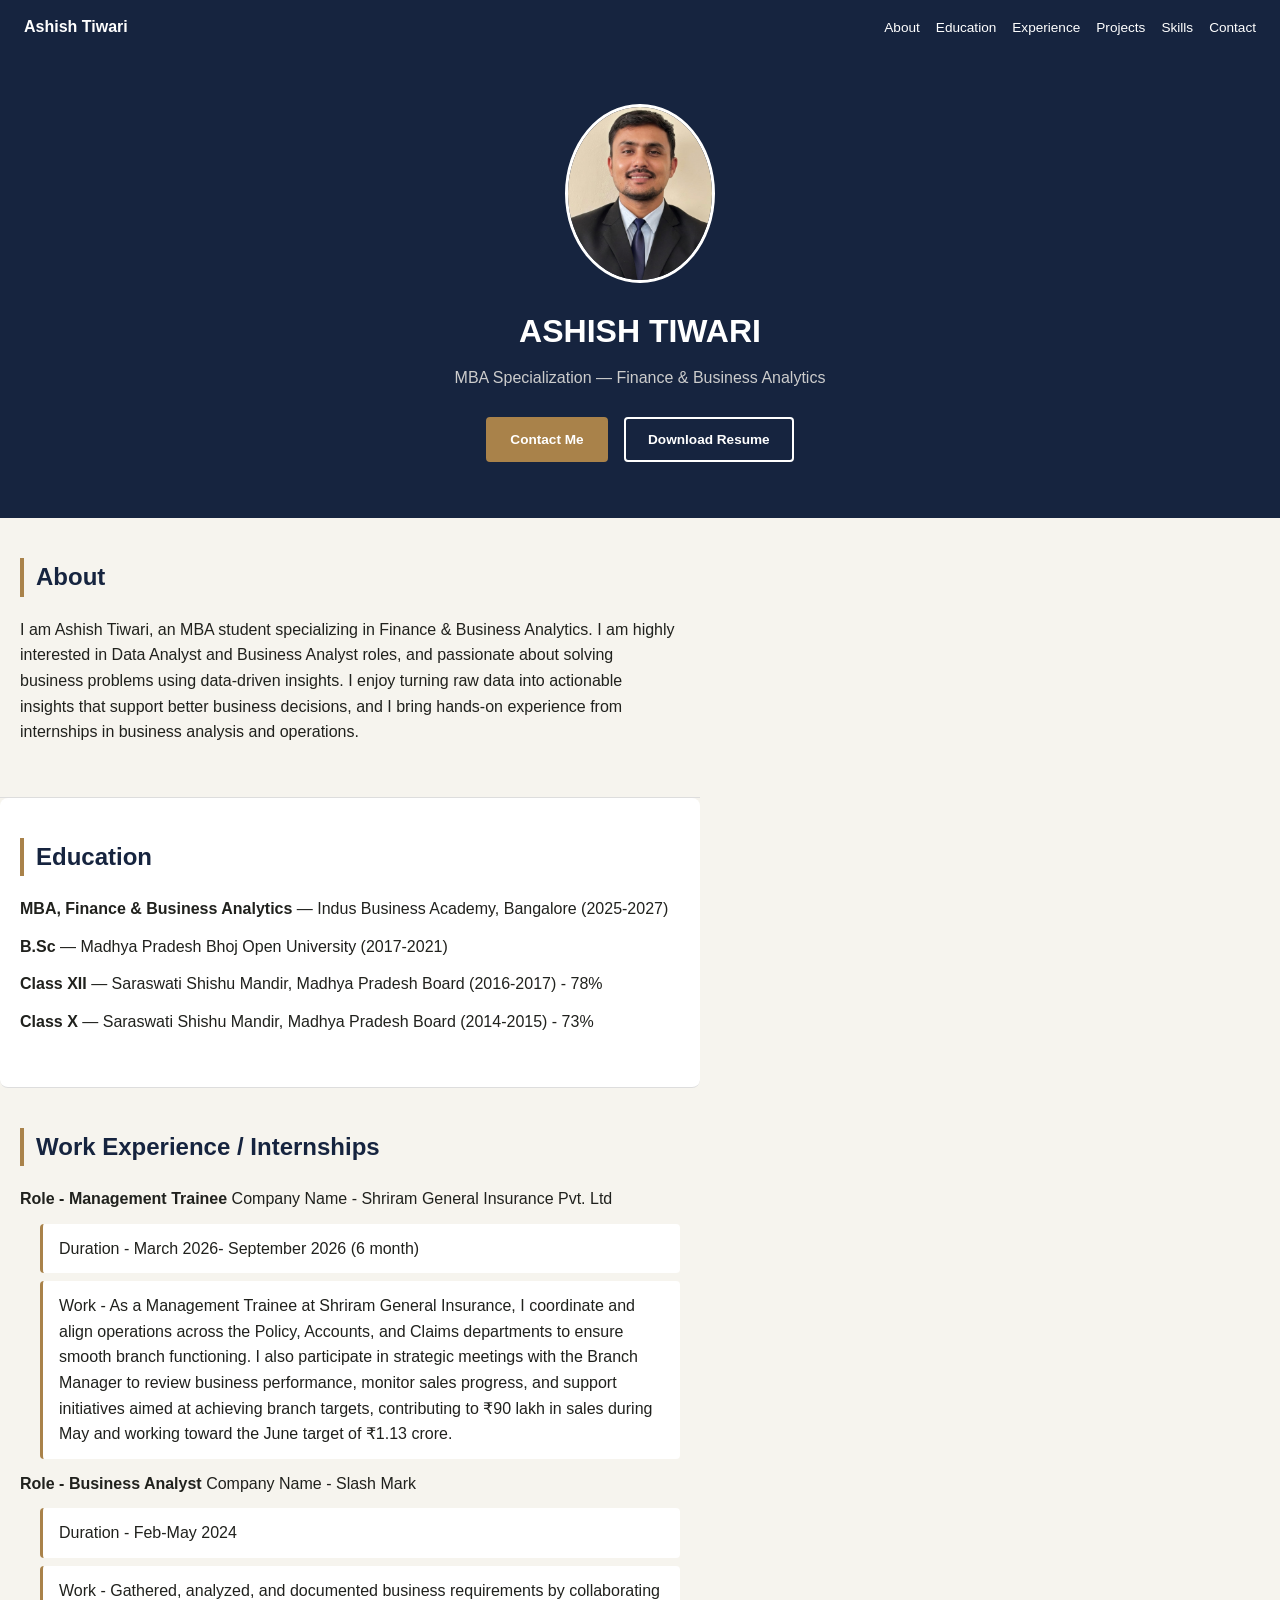
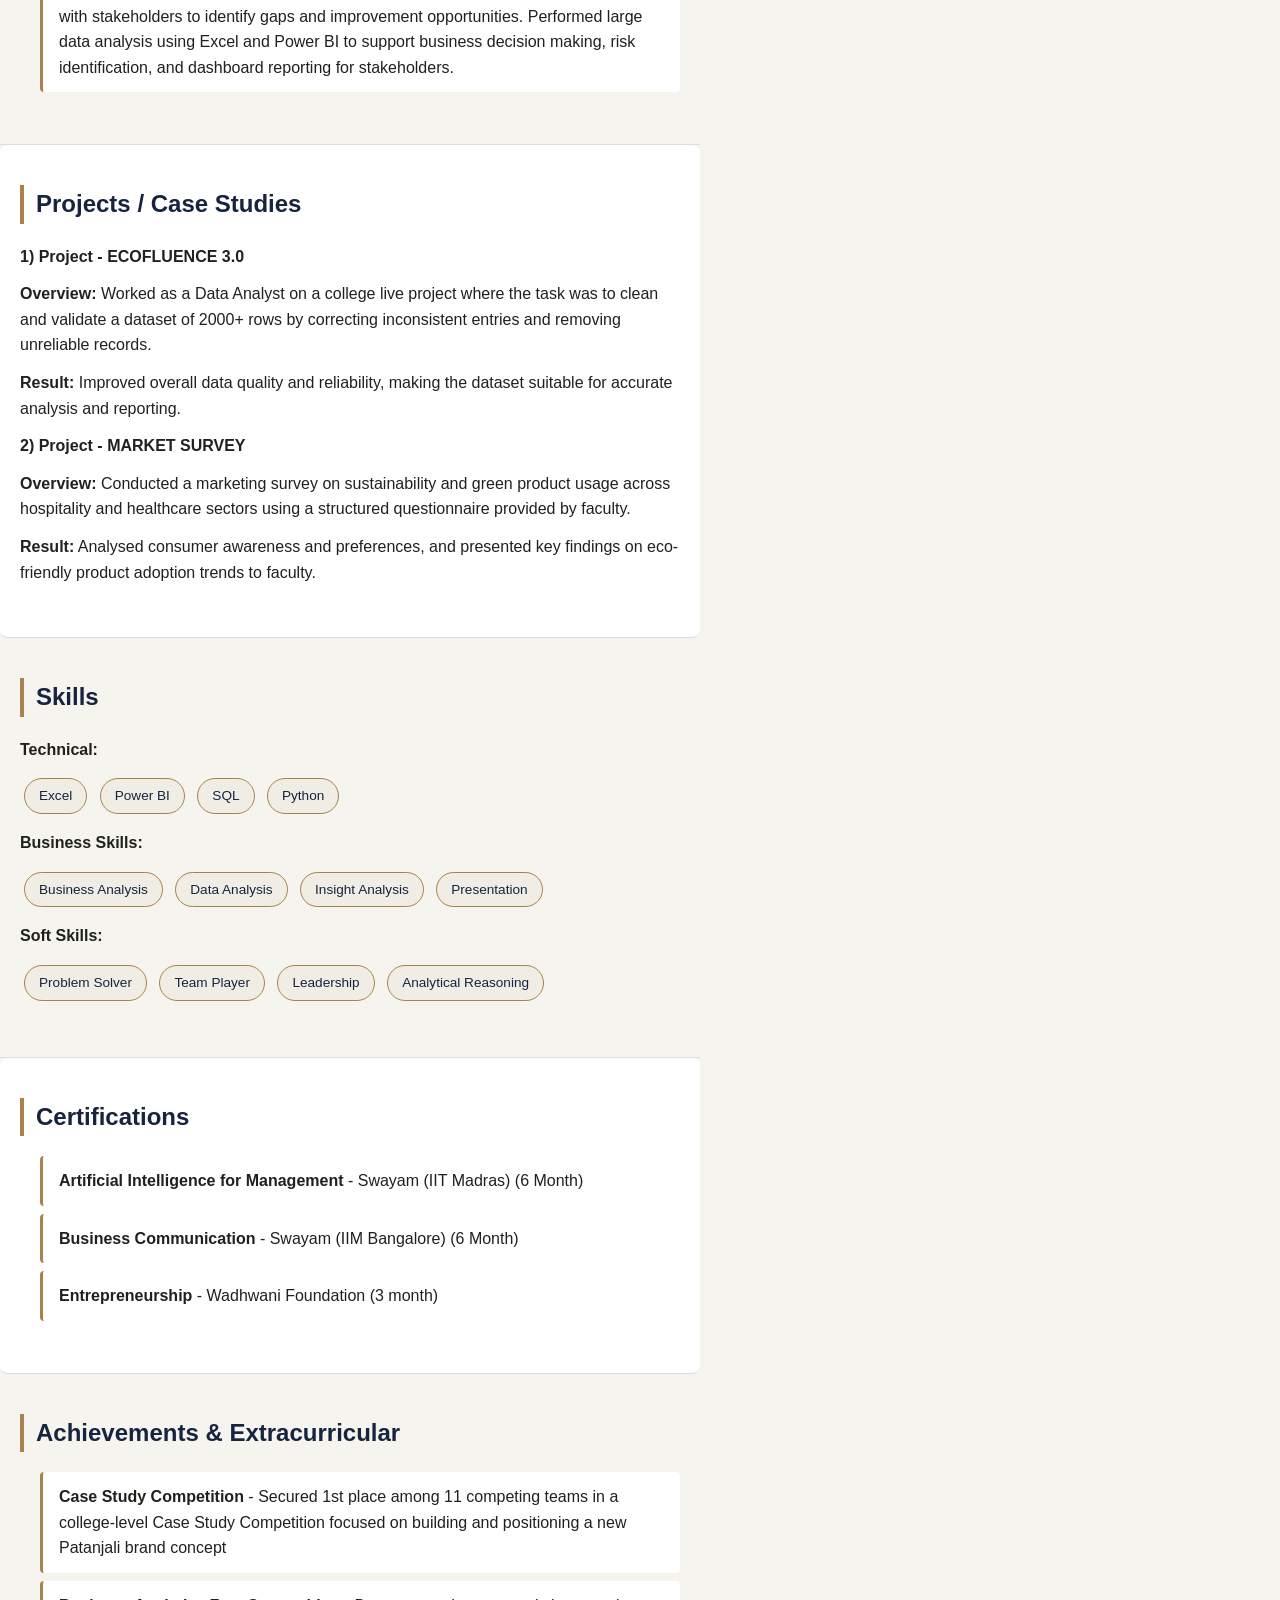
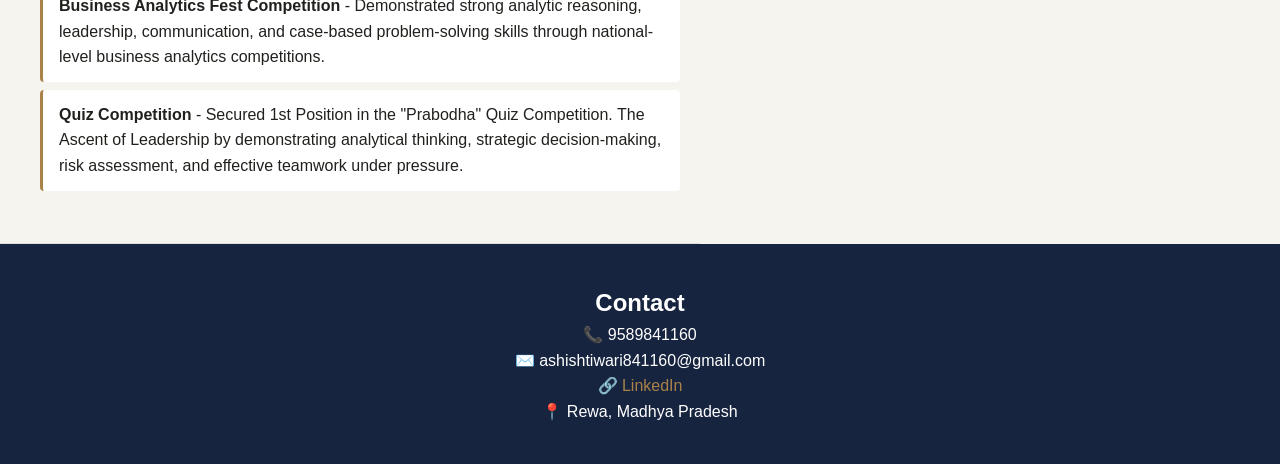
<file: index.html>
<!DOCTYPE html>
<html lang="en">
<head>
  <meta charset="UTF-8">
  <mata name="viewport" content="width=device-width, initial-scale=1.0">
  <title>Ashish's Portfolio</title>
  <link rel="stylesheet" href="portfolio.css">
  <link rel="icon" type="image/x-icon" href="favicon.ico">

</head>
<body>

  <nav class="navbar">
  <div class="nav-name">Ashish Tiwari</div>
  <ul class="nav-links">
    <li><a href="#about">About</a></li>
    <li><a href="#education">Education</a></li>
    <li><a href="#experience">Experience</a></li>
    <li><a href="#projects">Projects</a></li>
    <li><a href="#skills">Skills</a></li>
    <li><a href="#contact">Contact</a></li>
  </ul>
</nav>

  <!-- Header Section -->
  <header>
    <img src="photo.jpg" alt="Ashish Tiwari" width="150">
    <h1>ASHISH TIWARI</h1>
    <p>MBA Specialization — Finance & Business Analytics </p>
    <div class="hero-buttons">
  <a href="#contact" class="btn btn-solid">Contact Me</a>
  <a href="A_resume.pdf" class="btn btn-outline" download>Download Resume</a>
</div>
  </header>

  <!-- About Section -->
  <section>
    <h2>About</h2>
    <p>I am Ashish Tiwari, an MBA student specializing in Finance & Business Analytics. I am highly interested in Data Analyst and Business Analyst roles, and passionate about solving business problems using data-driven insights. I enjoy turning raw data into actionable insights that support better business decisions, and I bring hands-on experience from internships in business analysis and operations.</p>
  </section>

  <!-- Education Section -->
  <section id="education">
    <h2>Education</h2>
    <p><strong>MBA, Finance & Business Analytics </strong>— Indus Business Academy, Bangalore (2025-2027)</p>
    <p><strong>B.Sc</strong> — Madhya Pradesh Bhoj Open University (2017-2021)</p>
    <p><strong>Class XII</strong> — Saraswati Shishu Mandir, Madhya Pradesh Board  (2016-2017) - 78%</p>
    <p><strong>Class X</strong> — Saraswati Shishu Mandir, Madhya Pradesh Board (2014-2015) - 73%</p>
  </section>

  <!-- Experience Section -->
  <section id="experience">
    <h2>Work Experience / Internships</h2>
    <p><strong>Role - Management Trainee</strong> Company Name - Shriram General Insurance Pvt. Ltd</p>
    <ul>
      <li>Duration - March 2026- September 2026 (6 month)</li>
      <li>Work - As a Management Trainee at Shriram General Insurance, I coordinate and align operations across the Policy, Accounts, and Claims departments to ensure smooth branch functioning. I also participate in strategic meetings with the Branch Manager to review business performance, monitor sales progress, and support initiatives aimed at achieving branch targets, contributing to ₹90 lakh in sales during May and working toward the June target of ₹1.13 crore.</li>
    </ul>

    <p><strong>Role - Business Analyst</strong> Company Name - Slash Mark</p>
    <ul>
      <li>Duration - Feb-May 2024</li>
      <li>Work -  Gathered, analyzed, and documented business requirements by collaborating with stakeholders 
to identify gaps and improvement opportunities.  Performed large data analysis using Excel and Power BI to support business decision
making, risk identification, and dashboard reporting for stakeholders.</li>
    </ul>
  </section>


<!-- Projects Section -->

  <section id="projects">
  <h2>Projects / Case Studies</h2>
  
  <p><strong>1) Project - ECOFLUENCE 3.0</strong></p>
  <p><strong>Overview:</strong> Worked as a Data Analyst on a college live project where the task was to clean and validate a dataset of 2000+ rows by correcting inconsistent entries and removing unreliable records.</p>
  <p><strong>Result:</strong> Improved overall data quality and reliability, making the dataset suitable for accurate analysis and reporting.</p>

  <p><strong>2) Project - MARKET SURVEY</strong></p>
  <p><strong>Overview:</strong> Conducted a marketing survey on sustainability and green product usage across hospitality and healthcare sectors using a structured questionnaire provided by faculty.</p>
  <p><strong>Result:</strong> Analysed consumer awareness and preferences, and presented key findings on eco-friendly product adoption trends to faculty.</p>

</section>

  <!-- Skills Section -->
  <section id="skills">
  <h2>Skills</h2>
  
  <p><strong>Technical:</strong></p>
  <p>
    <span class="tag">Excel</span>
    <span class="tag">Power BI</span>
    <span class="tag">SQL</span>
    <span class="tag">Python</span>
  </p>

  <p><strong>Business Skills:</strong></p>
  <p>
    <span class="tag">Business Analysis</span>
    <span class="tag">Data Analysis</span>
    <span class="tag">Insight Analysis</span>
    <span class="tag">Presentation</span>
  </p>

  <p><strong>Soft Skills:</strong></p>
  <p>
    <span class="tag">Problem Solver</span>
    <span class="tag">Team Player</span>
    <span class="tag">Leadership</span>
    <span class="tag">Analytical Reasoning</span>
  </p>

</section>


    <!-- Certifications section -->
     
  <section>
    <h2>Certifications</h2>
    <ul>
      <li><strong>Artificial Intelligence for Management </strong>- Swayam (IIT Madras) (6 Month)</li>
      <li><strong>Business Communication </strong>- Swayam (IIM Bangalore) (6 Month)</li>
      <li><strong>Entrepreneurship </strong> - Wadhwani Foundation (3 month)</li>
      
    </ul>
  </section>

    <!--  Achievements & Extracurricular section-->
  <section>
    <h2> Achievements & Extracurricular</h2>
    <ul>
    <li><strong>Case Study Competition</strong> - Secured 1st place among 11 competing teams in a college-level Case Study Competition focused on building and positioning a new Patanjali brand concept</li>
    
    <li><strong>Business Analytics Fest Competition</strong> - Demonstrated strong analytic reasoning, leadership, communication, and case-based 
problem-solving skills through national-level business analytics competitions.</li>
    
<li><strong>Quiz Competition</strong> - Secured 1st Position in the "Prabodha" Quiz Competition. The Ascent of Leadership by demonstrating analytical thinking, strategic decision-making, risk assessment, and effective teamwork under pressure.</li>
  
  
    </ul>
  </section>

    <!-- Contact Section -->
  <footer id="contact">
  <h2>Contact</h2>
  <p>📞 9589841160</p>
  <p>✉️ ashishtiwari841160@gmail.com</p>
  <p>🔗 <a href="https://www.linkedin.com/in/ashish-tiwari-883276297">LinkedIn</a></p>
  <p>📍 Rewa, Madhya Pradesh</p>
</footer>


</body>
</html>
</file>
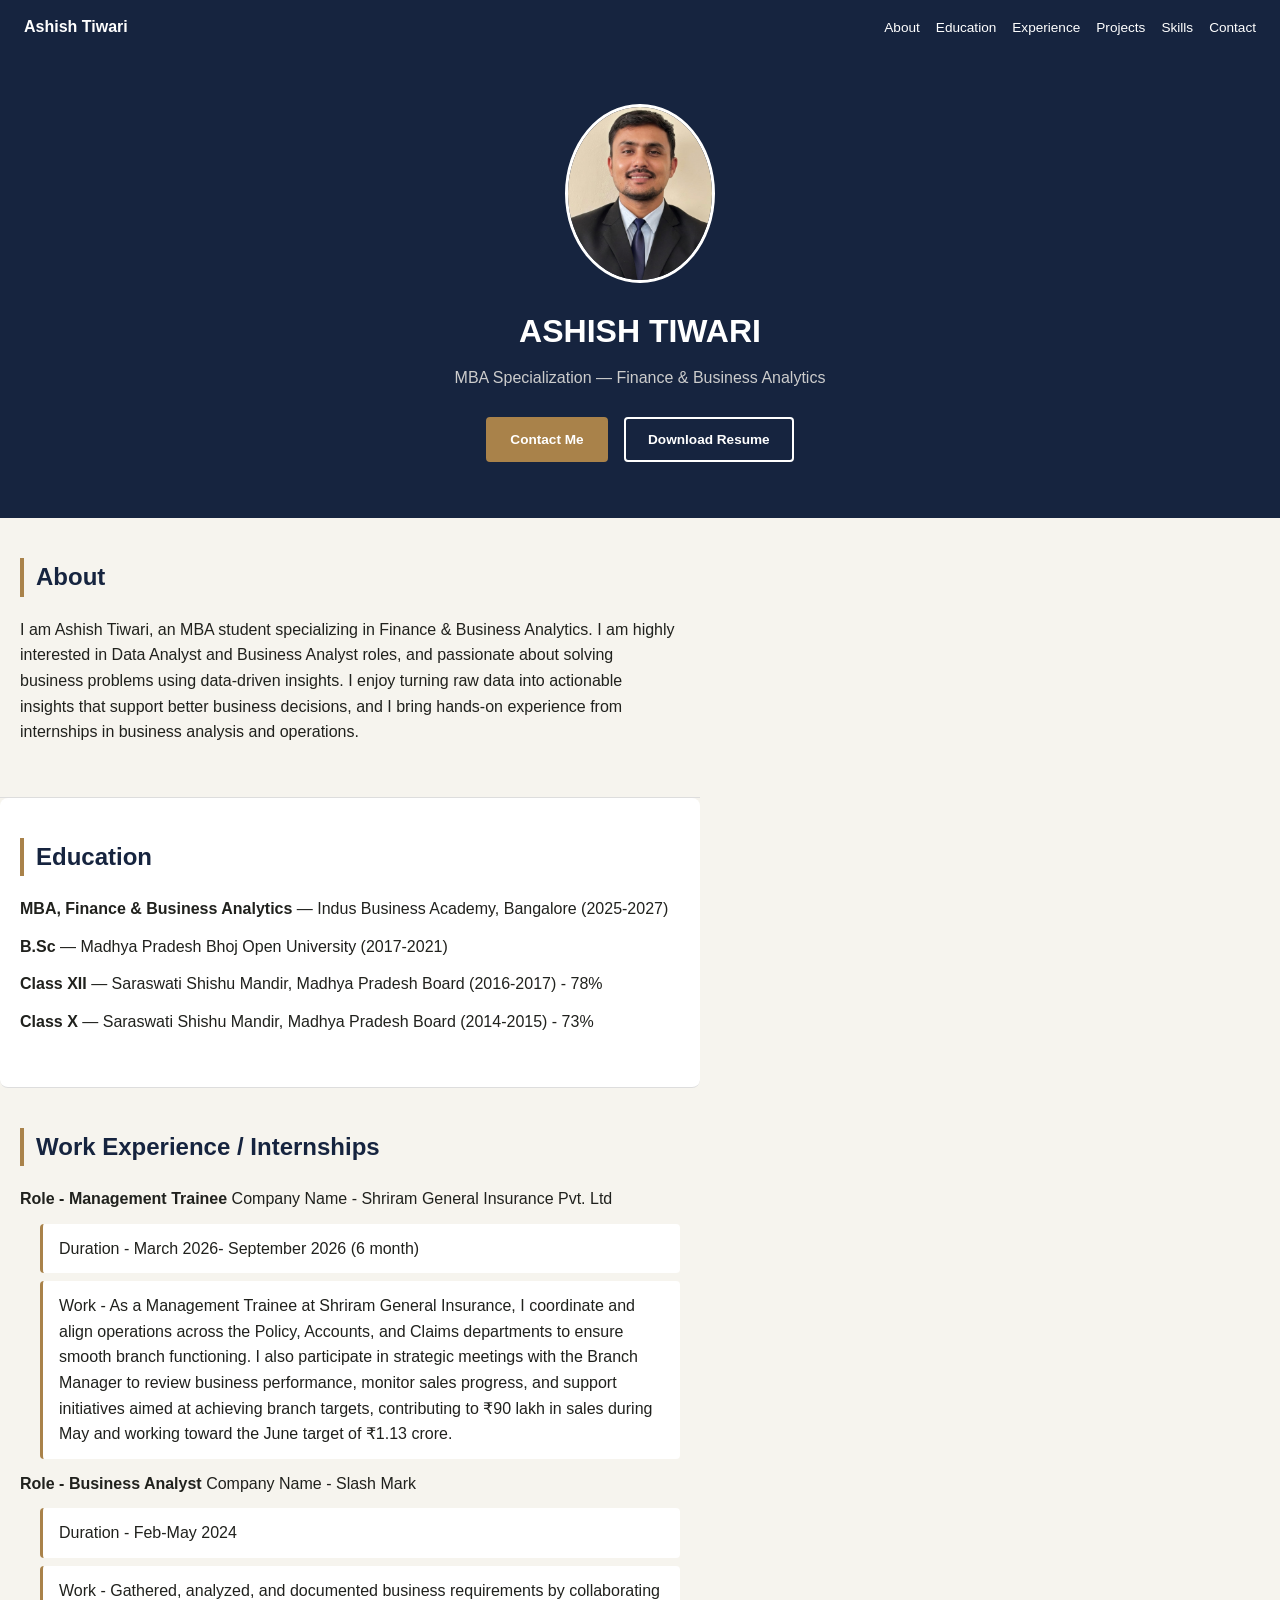
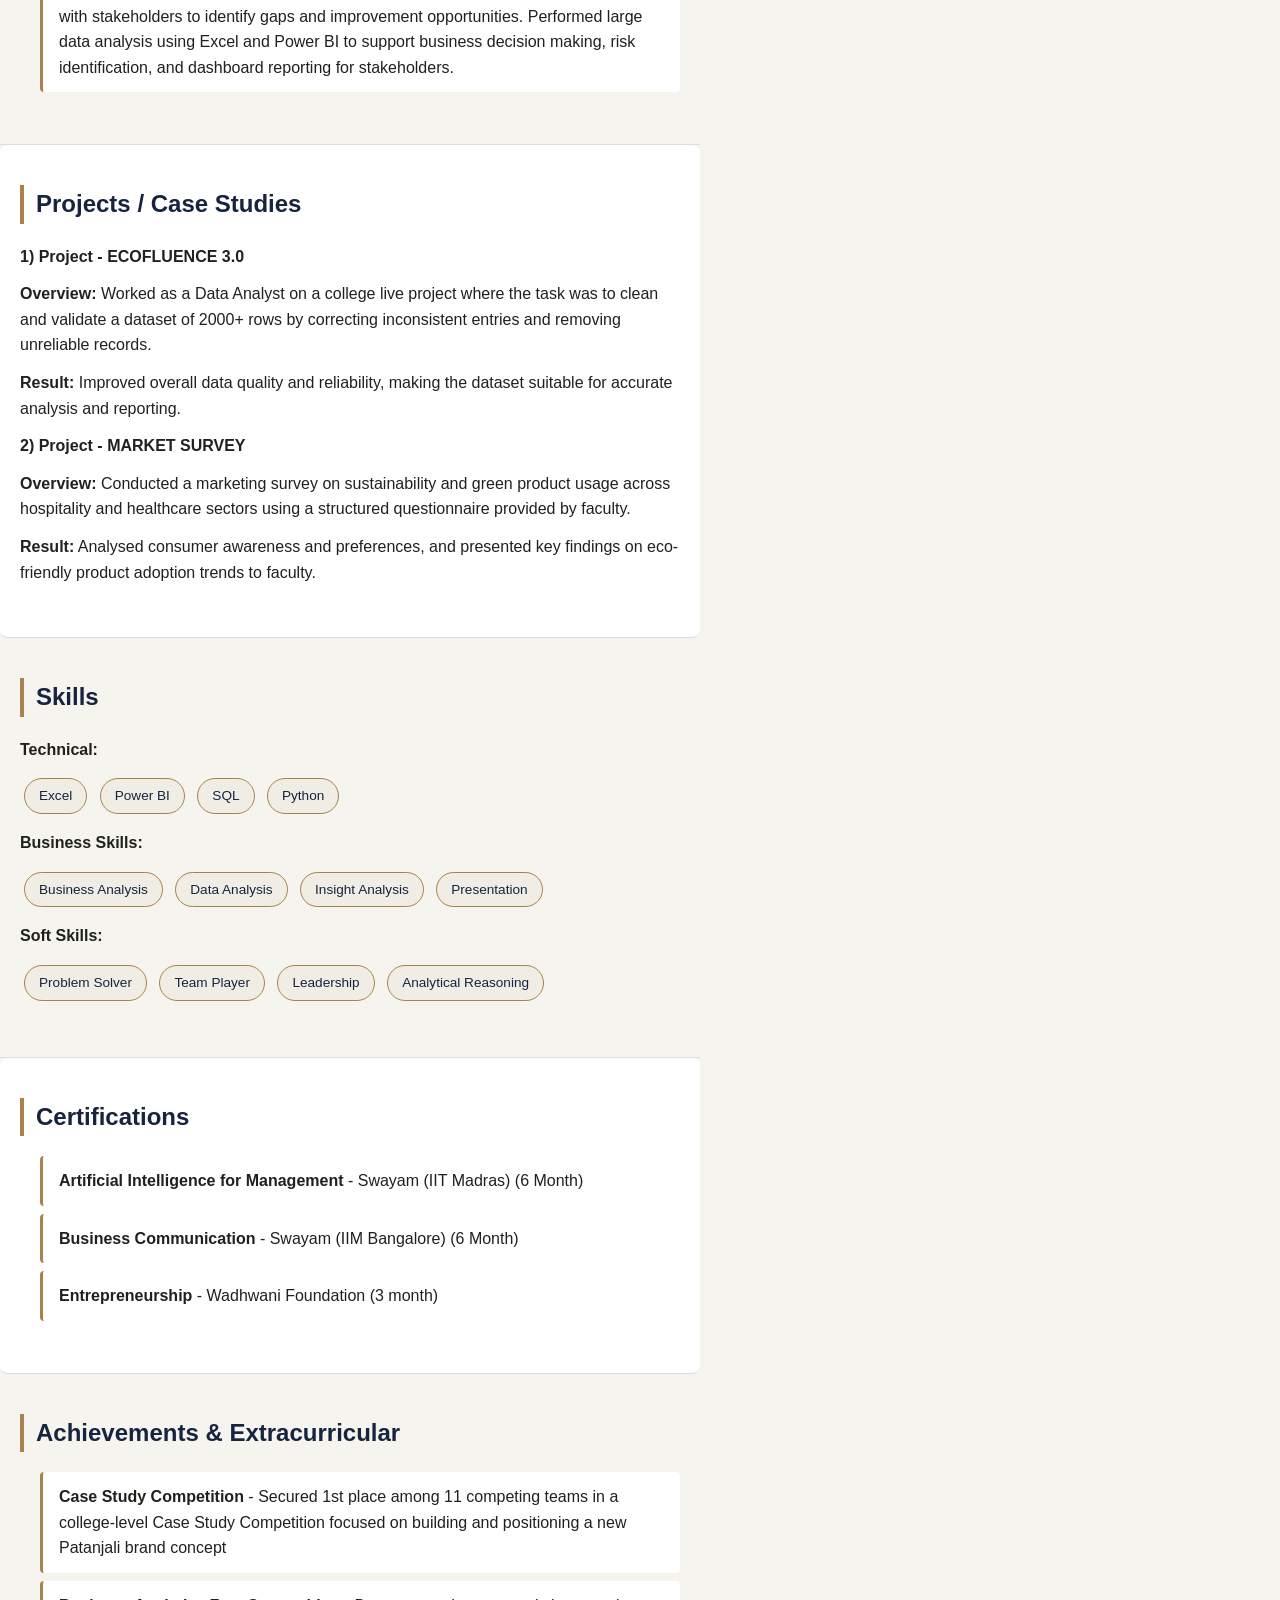
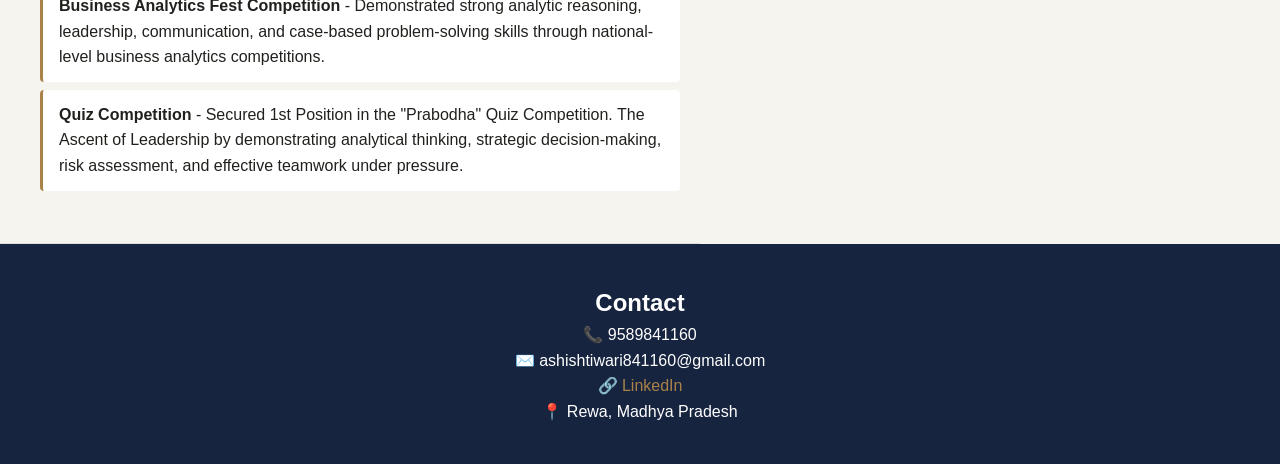
<file: portfolio.html>
<!DOCTYPE html>
<html lang="en">
<head>
  <meta charset="UTF-8">
  <mata name="viewport" content="width=device-width, initial-scale=1.0">
  <title>Ashish's Portfolio</title>
  <link rel="stylesheet" href="portfolio.css">
  <link rel="icon" type="image/x-icon" href="favicon.ico">

</head>
<body>

  <nav class="navbar">
  <div class="nav-name">Ashish Tiwari</div>
  <ul class="nav-links">
    <li><a href="#about">About</a></li>
    <li><a href="#education">Education</a></li>
    <li><a href="#experience">Experience</a></li>
    <li><a href="#projects">Projects</a></li>
    <li><a href="#skills">Skills</a></li>
    <li><a href="#contact">Contact</a></li>
  </ul>
</nav>

  <!-- Header Section -->
  <header>
    <img src="photo.jpg" alt="Ashish Tiwari" width="150">
    <h1>ASHISH TIWARI</h1>
    <p>MBA Specialization — Finance & Business Analytics </p>
    <div class="hero-buttons">
  <a href="#contact" class="btn btn-solid">Contact Me</a>
  <a href="A_resume.pdf" class="btn btn-outline" download>Download Resume</a>
</div>
  </header>

  <!-- About Section -->
  <section>
    <h2>About</h2>
    <p>I am Ashish Tiwari, an MBA student specializing in Finance & Business Analytics. I am highly interested in Data Analyst and Business Analyst roles, and passionate about solving business problems using data-driven insights. I enjoy turning raw data into actionable insights that support better business decisions, and I bring hands-on experience from internships in business analysis and operations.</p>
  </section>

  <!-- Education Section -->
  <section id="education">
    <h2>Education</h2>
    <p><strong>MBA, Finance & Business Analytics </strong>— Indus Business Academy, Bangalore (2025-2027)</p>
    <p><strong>B.Sc</strong> — Madhya Pradesh Bhoj Open University (2017-2021)</p>
    <p><strong>Class XII</strong> — Saraswati Shishu Mandir, Madhya Pradesh Board  (2016-2017) - 78%</p>
    <p><strong>Class X</strong> — Saraswati Shishu Mandir, Madhya Pradesh Board (2014-2015) - 73%</p>
  </section>

  <!-- Experience Section -->
  <section id="experience">
    <h2>Work Experience / Internships</h2>
    <p><strong>Role - Management Trainee</strong> Company Name - Shriram General Insurance Pvt. Ltd</p>
    <ul>
      <li>Duration - March 2026- September 2026 (6 month)</li>
      <li>Work - As a Management Trainee at Shriram General Insurance, I coordinate and align operations across the Policy, Accounts, and Claims departments to ensure smooth branch functioning. I also participate in strategic meetings with the Branch Manager to review business performance, monitor sales progress, and support initiatives aimed at achieving branch targets, contributing to ₹90 lakh in sales during May and working toward the June target of ₹1.13 crore.</li>
    </ul>

    <p><strong>Role - Business Analyst</strong> Company Name - Slash Mark</p>
    <ul>
      <li>Duration - Feb-May 2024</li>
      <li>Work -  Gathered, analyzed, and documented business requirements by collaborating with stakeholders 
to identify gaps and improvement opportunities.  Performed large data analysis using Excel and Power BI to support business decision
making, risk identification, and dashboard reporting for stakeholders.</li>
    </ul>
  </section>


<!-- Projects Section -->

  <section id="projects">
  <h2>Projects / Case Studies</h2>
  
  <p><strong>1) Project - ECOFLUENCE 3.0</strong></p>
  <p><strong>Overview:</strong> Worked as a Data Analyst on a college live project where the task was to clean and validate a dataset of 2000+ rows by correcting inconsistent entries and removing unreliable records.</p>
  <p><strong>Result:</strong> Improved overall data quality and reliability, making the dataset suitable for accurate analysis and reporting.</p>

  <p><strong>2) Project - MARKET SURVEY</strong></p>
  <p><strong>Overview:</strong> Conducted a marketing survey on sustainability and green product usage across hospitality and healthcare sectors using a structured questionnaire provided by faculty.</p>
  <p><strong>Result:</strong> Analysed consumer awareness and preferences, and presented key findings on eco-friendly product adoption trends to faculty.</p>

</section>

  <!-- Skills Section -->
  <section id="skills">
  <h2>Skills</h2>
  
  <p><strong>Technical:</strong></p>
  <p>
    <span class="tag">Excel</span>
    <span class="tag">Power BI</span>
    <span class="tag">SQL</span>
    <span class="tag">Python</span>
  </p>

  <p><strong>Business Skills:</strong></p>
  <p>
    <span class="tag">Business Analysis</span>
    <span class="tag">Data Analysis</span>
    <span class="tag">Insight Analysis</span>
    <span class="tag">Presentation</span>
  </p>

  <p><strong>Soft Skills:</strong></p>
  <p>
    <span class="tag">Problem Solver</span>
    <span class="tag">Team Player</span>
    <span class="tag">Leadership</span>
    <span class="tag">Analytical Reasoning</span>
  </p>

</section>


    <!-- Certifications section -->
     
  <section>
    <h2>Certifications</h2>
    <ul>
      <li><strong>Artificial Intelligence for Management </strong>- Swayam (IIT Madras) (6 Month)</li>
      <li><strong>Business Communication </strong>- Swayam (IIM Bangalore) (6 Month)</li>
      <li><strong>Entrepreneurship </strong> - Wadhwani Foundation (3 month)</li>
      
    </ul>
  </section>

    <!--  Achievements & Extracurricular section-->
  <section>
    <h2> Achievements & Extracurricular</h2>
    <ul>
    <li><strong>Case Study Competition</strong> - Secured 1st place among 11 competing teams in a college-level Case Study Competition focused on building and positioning a new Patanjali brand concept</li>
    
    <li><strong>Business Analytics Fest Competition</strong> - Demonstrated strong analytic reasoning, leadership, communication, and case-based 
problem-solving skills through national-level business analytics competitions.</li>
    
<li><strong>Quiz Competition</strong> - Secured 1st Position in the "Prabodha" Quiz Competition. The Ascent of Leadership by demonstrating analytical thinking, strategic decision-making, risk assessment, and effective teamwork under pressure.</li>
  
  
    </ul>
  </section>

    <!-- Contact Section -->
  <footer id="contact">
  <h2>Contact</h2>
  <p>📞 9589841160</p>
  <p>✉️ ashishtiwari841160@gmail.com</p>
  <p>🔗 <a href="https://www.linkedin.com/in/ashish-tiwari-883276297">LinkedIn</a></p>
  <p>📍 Rewa, Madhya Pradesh</p>
</footer>


</body>
</html>
</file>
<file: portfolio.css>
body{
    background-color: lightblue;
}

/* reset - sabhi elements ka default spacing hatne ke liye */
* {
    margin: 0;
    padding: 0;
    box-sizing: border-box;
}

/*  overall page styling*/
body {
    font-family: Arial, sans-serif;
    background-color: #f6f4ee;
    line-height: 1.6;
    color: #20211d;
}

header {
    background-color: #16243f;
    padding: 50px 20px;
    text-align: center;
    color: white;
}

header img {
    border-radius: 50%;
    border: 3px solid white;
    margin-bottom: 15px;
}

header h1{
    font-size: 2rem;
    margin-bottom: 8px;
}

header p{
    font-size: 1rem;
    color: #cccccc;
}

section {
    padding: 40px 20px;
    max-width: 700px;
    margin: 0;
    border-bottom: 1px solid #ddd;
}

section h2 {
    font-size: 1.5rem;
    margin-bottom: 20px;
    color: #16243f;
    border-left: 4px solid #a9824a;
    padding-left: 12px;
}

section p{
    margin-bottom: 12px;
}

section ul {
    margin-left: 20px ;
    margin-bottom: 12px;
}

.tag {
  display: inline-block;
  background-color: #f0ede5;
  border: 1px solid #a9824a;
  color: #16243f;
  padding: 6px 14px;
  margin: 4px;
  border-radius: 20px;
  font-size: 0.85rem;
}

footer {
  text-align: center;
  background-color: #16243f;
  color: white;
  padding: 40px 20px;
}

footer h2 {
  color: white;
  border-left: none;
}

footer a {
  color: #a9824a;
  text-decoration: none;
}

footer a:hover {
  text-decoration: underline;
}

#projects .project-card {
  background-color: white;
  border: 1px solid #ddd;
  border-radius: 8px;
  padding: 20px;
  margin-bottom: 20px;
  box-shadow: 0 2px 6px rgba(0,0,0,0.08);
  transition: transform 0.2s ease, box-shadow 0.2s ease;
}

#projects .project-card:hover {
  transform: translateY(-4px);
  box-shadow: 0 6px 14px rgba(0,0,0,0.12);
}

section ul li{
    list-style: none;
    background-color: white;
    border-left: 3px solid #a9824a;
    padding: 12px 16px;
    margin-bottom: 8px;
    border-radius: 4px;
}

@media (max-width: 600px) {
    header h1 {
        font-size: 1.5rem;
    }

    header img{
        width: 100px
    }


    section {
        padding: 24px 16px;
    }

    section h2 {
        font-size: 1.2rem;
    }

    .project-card{
        padding: 14px

    }
}

.navbar {
  position: sticky;
  top: 0;
  background-color: #16243f;
  display: flex;
  justify-content: space-between;
  align-items: center;
  padding: 14px 24px;
  z-index: 100;
  flex-wrap: wrap;
}

.nav-name {
  color: white;
  font-weight: bold;
}

.nav-links {
  list-style: none;
  display: flex;
  gap: 16px;
  flex-wrap: wrap;
}

.nav-links a {
  color: white;
  text-decoration: none;
  font-size: 0.85rem;
}

.nav-links a:hover {
  color: #a9824a;
}

.hero-buttons {
  margin-top: 20px;
}

.btn {
  display: inline-block;
  padding: 10px 22px;
  margin: 6px;
  border-radius: 4px;
  font-size: 0.85rem;
  font-weight: bold;
  text-decoration: none;
  border: 2px solid white;
  transition: opacity 0.2s ease;
}

.btn-solid {
  background-color: #a9824a;
  color: white;
  border-color: #a9824a;
}

.btn-outline {
  background-color: transparent;
  color: white;
}

.btn:hover {
  opacity: 0.8;
}

section:nth-of-type(even) {
  background-color: #ffffff;
  border-radius: 8px;
}
</file>
